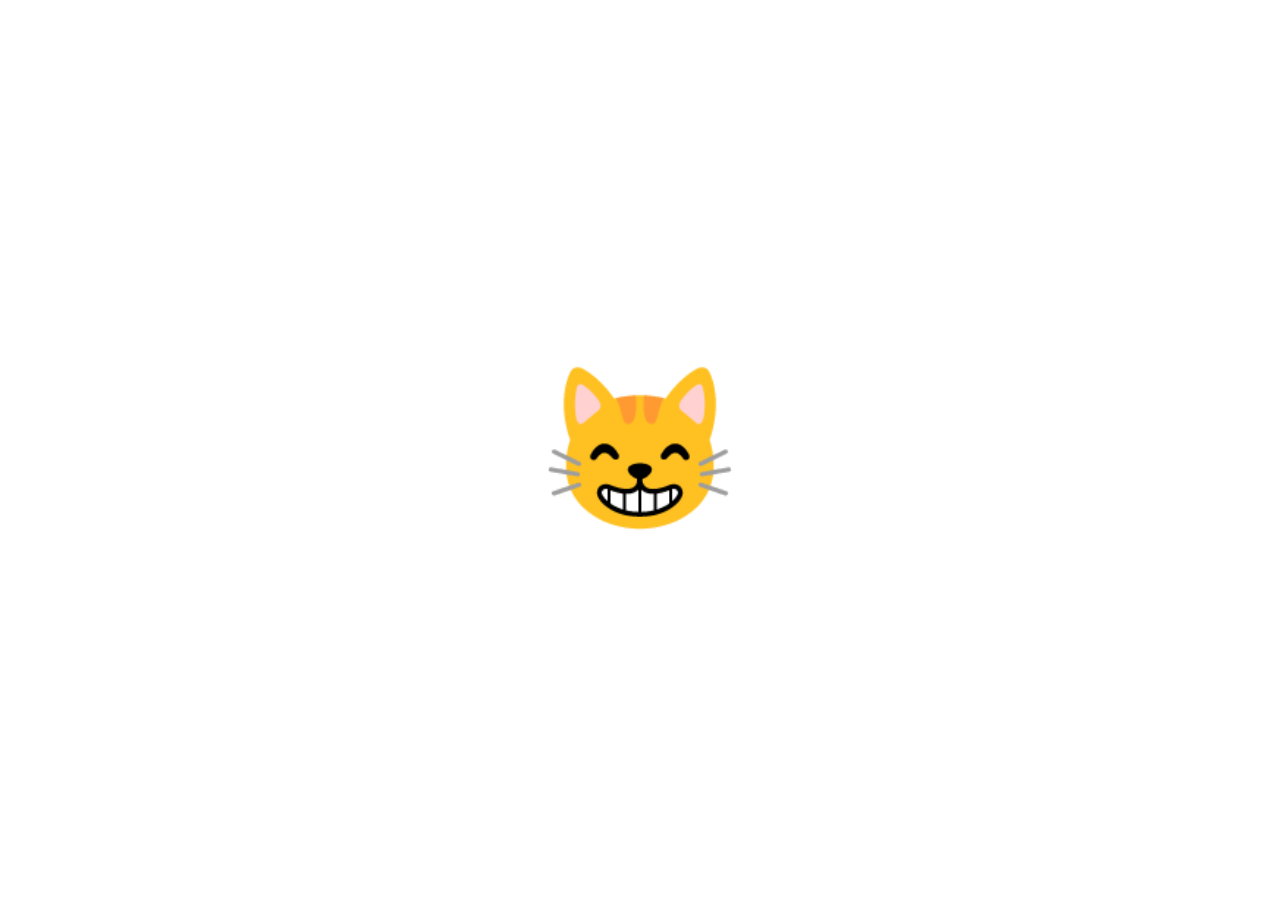
<file: project 1/index.html>
<!DOCTYPE html>
<html lang="en">
<head>
    <meta charset="UTF-8">
    <meta http-equiv="X-UA-Compatible" content="IE=edge">
    <meta name="viewport" content="width=device-width, initial-scale=1.0">
    <title>Document</title>
    <link rel="stylesheet" href="styles.css"/>
</head>
<body>
    <div class="emoji closed active">😸</div>
    <div class="emoji open">😺</div>
    <script src="app.js"></script>
</body>
</html>
</file>
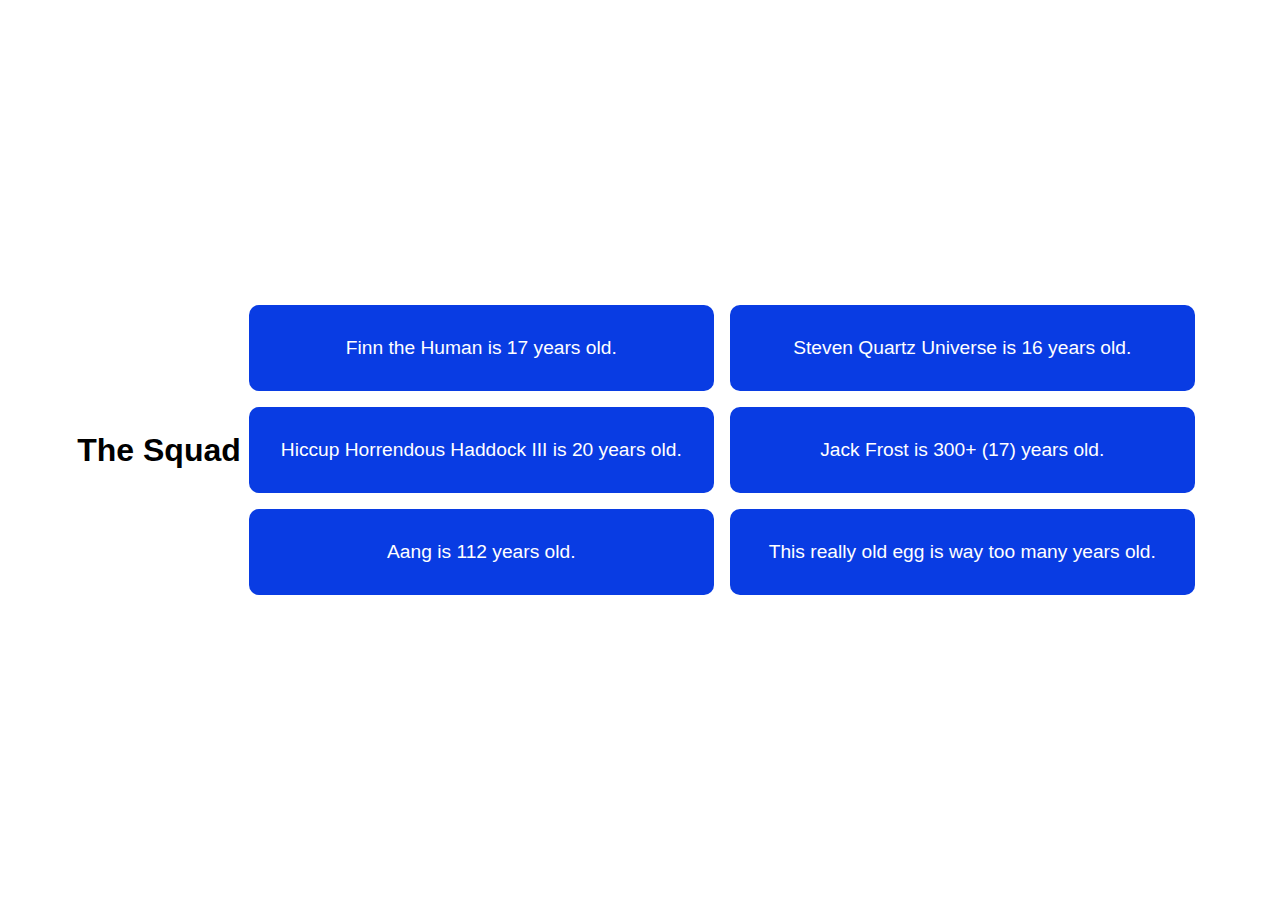
<file: project 2/index.html>
<!DOCTYPE html>
<html lang="en">
<head>
    <meta charset="UTF-8">
    <meta http-equiv="X-UA-Compatible" content="IE=edge">
    <meta name="viewport" content="width=device-width, initial-scale=1.0">
    <title>Document</title>
    <link rel="stylesheet" href="styles.css"/>
</head>
<body>
    <h1>The Squad</h1>
    <div id="info"></div>
    <script src="app.js"></script>
</body>
</html>
</file>
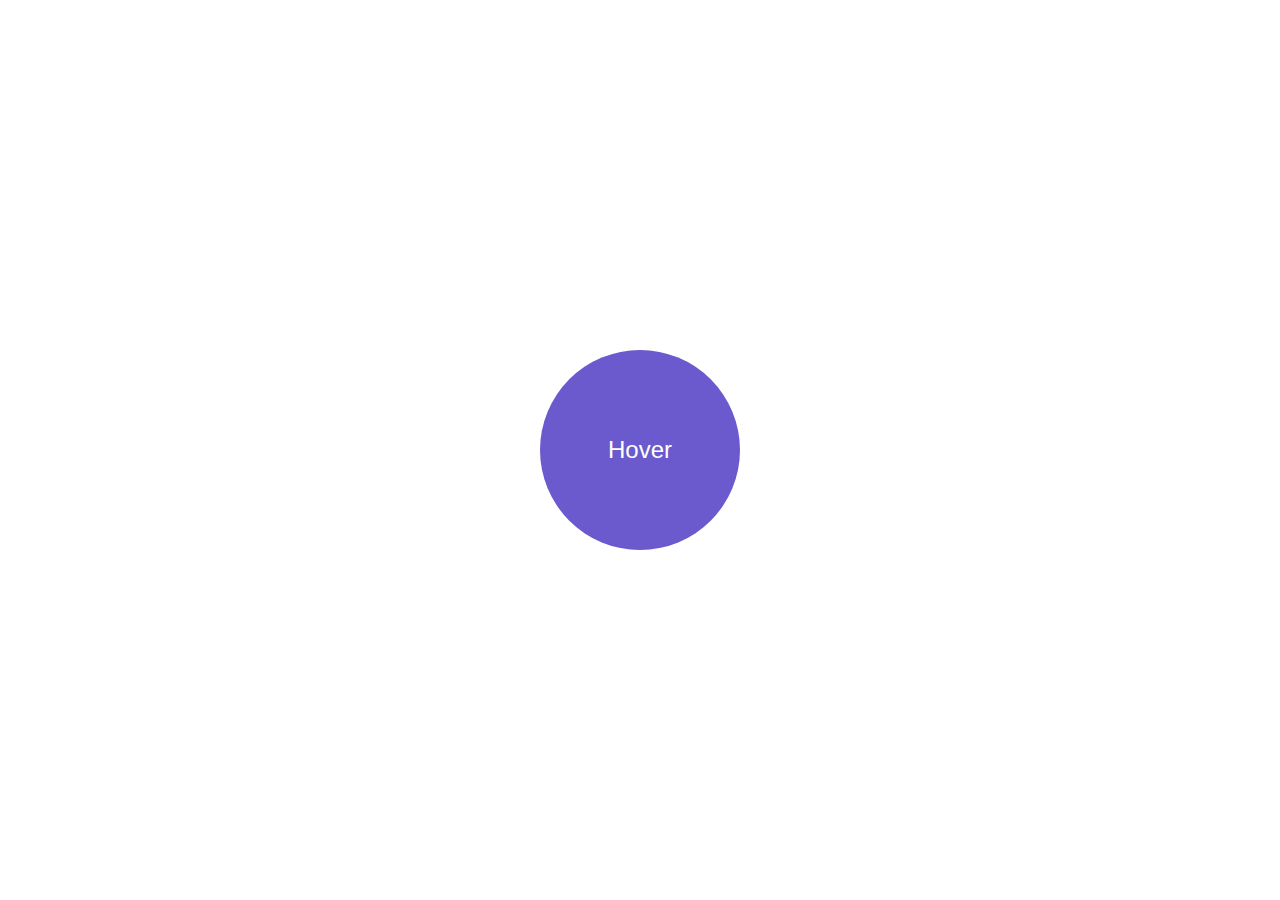
<file: project 3/index.html>
<!DOCTYPE html>
<html lang="en">
<head>
    <meta charset="UTF-8">
    <meta http-equiv="X-UA-Compatible" content="IE=edge">
    <meta name="viewport" content="width=device-width, initial-scale=1.0">
    <title>Document</title>
    <link rel="stylesheet" href="styles.css"/>
</head>
<body>
    <div id="circle">Hover</div>
    <script src="app.js"></script>
</body>
</html>
</file>
<file: project 1/styles.css>
*{
    box-sizing: border-box;
    margin: 0;
    padding: 0;
}

body {
    display:flex;
    flex-direction: column;
    justify-content: center;
    align-items: center;
    height: 100vh;
}
.emoji {
    font-size: 10rem;
    cursor:pointer;
    user-select: none;
}
.closed {
    display:none;
}
.open {
    display: none;
}
.active {
    display:block;
}
</file>
<file: project 2/styles.css>
*{
    box-sizing: border-box;
    margin: 0;
    padding: 0;
    font-family:'Trebuchet MS', 'Lucida Sans Unicode', 'Lucida Grande', 'Lucida Sans', Arial, sans-serif;
}

body {
    display:flex;
    flex-wrap: column;
    justify-content: center;
    align-items: center;
    height: 100vh;
    
}
#info {
    display:grid;
    grid-template-columns: 1fr 1fr;
}
#info div {
    padding:2rem;
    background: rgb(9,60,227);
    margin: 0.5rem;
    border-radius: 10px;
    color:#fff;
    font-size: 1.2rem;
    text-align: center;
}
</file>
<file: project 3/styles.css>
*{
    box-sizing: border-box;
    margin: 0;
    padding: 0;
    font-family:'Trebuchet MS', 'Lucida Sans Unicode', 'Lucida Grande', 'Lucida Sans', Arial, sans-serif;
}

body {
    display:flex;
    flex-wrap: column;
    justify-content: center;
    align-items: center;
    height: 100vh
}
#circle{
    display:flex;
    justify-content: center;
    align-items: center;
    height:200px;
    width: 200px;
    background: slateblue;
    border-radius:100px;
    font-size: 1.5rem;
    color:#fff;
    cursor: pointer;
    transition:cubic-bezier(0.075, 0.82, 0.165, 1) 2s;
}
.hover {
    transform: scale(2);
}
</file>
